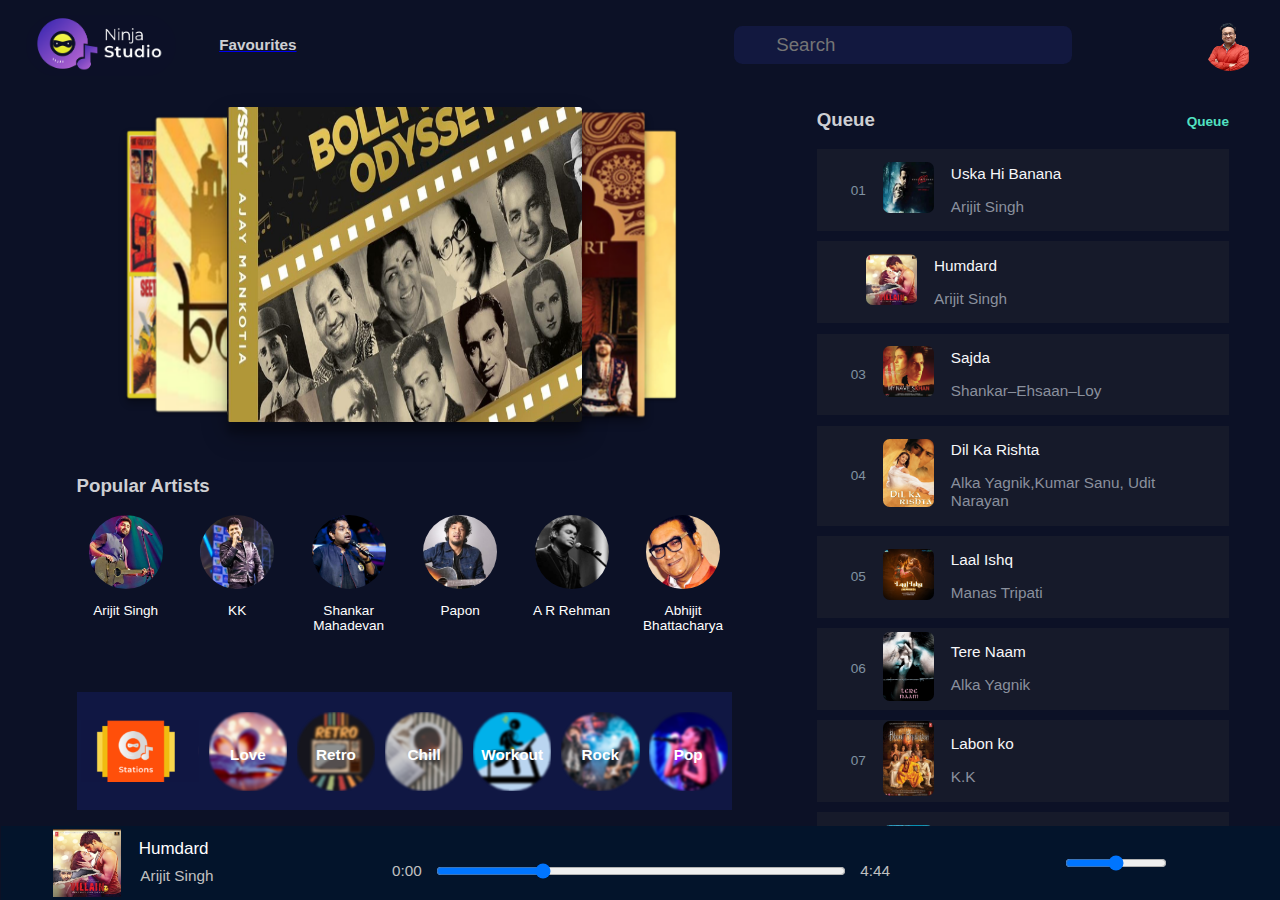
<file: Music Player/index.html>
<!DOCTYPE html>
<html>

<head>
    <title>Music Player</title>
    <meta charset="UTF-8">
    <!-- set viewport meta property -->
    <meta name="viewport" content="Width=device-width, initial-scale=1.0">

    <!-- linking the css file -->
    <link rel="stylesheet" href="assets/css/style.css">

    <!-- use the below to use font-awesome icons -->
    <link rel="stylesheet" href="https://use.fontawesome.com/releases/v5.15.3/css/all.css" integrity="sha384-SZXxX4whJ79/gErwcOYf+zWLeJdY/qpuqC4cAa9rOGUstPomtqpuNWT9wdPEn2fk" crossorigin="anonymous">
    <!-- favicon -->
    <link rel="icon" href="musical-note.png" type="image/x-icon">
</head>

<body>
    <div class="main-container">
        <header class="header">
            <div class="logo">
                <img src="logo.png" />
                <a href="playlist.html"><p class="fav">Favourites</p></a>
            </div>
            <div class="searchbox-container">
                <div class="search-box">
                    <i class="fas fa-search"></i>
                    <input type="text" placeholder="Search" />
                    <i class="fas fa-microphone"></i>
                </div>
                <i class="fas bell fa-bell"></i>
                <img class="profile-photo" src="assets/images/profilepic.jpg" />
            </div>
        </header>

        <div class="for-responsiveness">
            <main>
                <div class="carousel">
                <div id="slider">
                    <input type="radio" name="slider" id="s1" checked>
                    <input type="radio" name="slider" id="s2">
                    <input type="radio" name="slider" id="s3">
                    <input type="radio" name="slider" id="s4">
                    <input type="radio" name="slider" id="s5">
            
                    <label for="s1" id="slide1"><img src="assets/carousel/img1.jpg" alt=""></label>
                    <label for="s2" id="slide2"><img src="assets/carousel/img2.jpg" alt=""></label>
                    <label for="s3" id="slide3"><img src="assets/carousel/img3.jpg" alt=""></label>
                    <label for="s4" id="slide4"><img src="assets/carousel/img4.webp" alt=""></label>
                    <label for="s5" id="slide5"><img src="assets/carousel/img5.png" alt=""></label>
                </div>
            </div>

                <div id="queue-1" class="queue-container">
                    <div class="queue-header">
                        <p>Queue</p>
                        <div class="queue-btn-container">

                            <!-- Dropdown button -->
                            <label for="mycheckbox">Queue <span><i class="fas fa-angle-down"></i></span></label>
                            <input type="checkbox" id="latest-release-checkbox1">
                            <div class="queue-btn-dropdown">
                                <a href="">Playlists</a>
                                <hr>
                                <a href="">Favourite Songs</a>
                            </div>
                        </div>
                    </div>

                    <div class="queue-elements-container">
                        <div class="queue-element">
                            <div class="song-image-container">
                                <p class="queue-number">01</p>
                                <div class="image-container">
                                    <img class="queue-song-img" src="assets/queue/dil ka rishta.jpg" />
                                    <i class="fas play-btn fa-play"></i>
                                </div>
                                <div class="song-and-artist-container">
                                    <p class="queue-song-name">Dil ka rishta</p>
                                    <p class="queue-artist-name">Alka Yagnik,Kumar Sanu, Udit Narayan</p>
                                </div>
                            </div>

                            <span class="nav-link">
                                <button><i class="far wishlist-icon fa-heart"></i></button>
                            </span>
                        </div>
                        <div class="queue-element">
                            <div class="song-image-container">
                                <i class="fas currently-on-song fa-stream"></i>
                                
                                 <div class="image-container">

                                    <img class="queue-song-img" src="assets/queue/laal ishq.jpg" />
                                
                                    <i class="fas play-btn fa-play"></i>
                                </div>
                                <div class="song-and-artist-container">
                                    <p class="queue-song-name">Laal Ishq</p>
                                    <p class="queue-artist-name">Manas Tripati</p>
                                </div>
                            </div>

                            <span class="nav-link">
                                <button><i class="far wishlist-icon fa-heart"></i></button>
                            </span>
                        </div>
                        <div class="queue-element">
                            <div class="song-image-container">
                                <p class="queue-number">03</p>
                                <div class="image-container">
                                    <img class="queue-song-img" src="assets/queue/tere nam.jpg" />
                                    <i class="fas play-btn fa-play"></i>
                                </div>
                                <div class="song-and-artist-container">
                                    <p class="queue-song-name">Tere Naam</p>
                                    <p class="queue-artist-name">Alka Yagnik</p>
                                </div>
                            </div>

                            <span class="nav-link">
                                <button><i class="far wishlist-icon fa-heart"></i></button>
                            </span>
                        </div>
                        <div class="queue-element">
                            <div class="song-image-container">
                                <p class="queue-number">04</p>
                                <div class="image-container">
                                    <img class="queue-song-img" src="assets/queue/labon ko.jpg" />
                                    <i class="fas play-btn fa-play"></i>
                                </div>
                                <div class="song-and-artist-container">
                                    <p class="queue-song-name">Labon ko</p>
                                    <p class="queue-artist-name">K.K</p>
                                </div>
                            </div>

                            <span class="nav-link">
                                <button><i class="far wishlist-icon fa-heart"></i></button>
                            </span>
                        </div>
                        <div class="queue-element">
                            <div class="song-image-container">
                                <p class="queue-number">05</p>
                                <div class="image-container">
                                    <img class="queue-song-img" src="assets/queue/laal ishq.jpg" />
                                    <i class="fas play-btn fa-play"></i>
                                </div>
                                <div class="song-and-artist-container">
                                    <p class="queue-song-name">Laal Ishq</p>
                                    <p class="queue-artist-name">Manas Tripati</p>
                                </div>
                            </div>

                            <span class="nav-link">
                                <button><i class="far wishlist-icon fa-heart"></i></button>
                            </span>
                        </div>
                        <div class="queue-element">
                            <div class="song-image-container">
                                <p class="queue-number">06</p>
                                <div class="image-container">
                                    <img class="queue-song-img" src="assets/queue/tera mera rishta.jpg" />
                                    <i class="fas play-btn fa-play"></i>
                                </div>
                                <div class="song-and-artist-container">
                                    <p class="queue-song-name">Tera Mera Rishta</p>
                                    <p class="queue-artist-name">Himesh Reshmi</p>
                                </div>
                            </div>

                            <span class="nav-link">
                                <button><i class="far wishlist-icon fa-heart"></i></button>
                            </span>
                        </div>
                        <div class="queue-element">
                            <div class="song-image-container">
                                <p class="queue-number">07</p>
                                <div class="image-container">
                                    <img class="queue-song-img" src="assets/queue/dil ka rishta.jpg" />
                                    <i class="fas play-btn fa-play"></i>
                                </div>
                                <div class="song-and-artist-container">
                                    <p class="queue-song-name">Dilnashin Dilnashin</p>
                                    <p class="queue-artist-name">K.K</p>
                                </div>
                            </div>

                            <span class="nav-link">
                                <button><i class="far wishlist-icon fa-heart"></i></button>
                            </span>
                        </div>
                        <div class="queue-element">
                            <div class="song-image-container">
                                <p class="queue-number">08</p>
                                <div class="image-container">
                                    <img class="queue-song-img" src="assets/queue/tera mera rishta.jpg" />
                                    <i class="fas play-btn fa-play"></i>
                                </div>
                                <div class="song-and-artist-container">
                                    <p class="queue-song-name">Tera Mera Rishta</p>
                                    <p class="queue-artist-name">Himesh Reshmi</p>
                                </div>
                            </div>

                            <span class="nav-link">
                                <button><i class="far wishlist-icon fa-heart"></i></button>
                            </span>
                        </div>                      
                    </div>
                </div>

                

                <div class="popular-artists-container">
                    <div class="popular-artists-header">
                        <p>Popular Artists</p>
                    </div>
                    <div class="popular-artists-img-container">
                        <div class="popular-artists-1-container">
                            <div class="popular-artists-img1-container">
                                <div class="popular-artists">
                                    <a href="playlist.html"><i class="fas popular-artists-play-btn fa-play"></i></a>
                                </div>
                            </div>

                            <p>Arijit Singh</p>
                        </div>
                        <div class="popular-artists-1-container">
                            <div class="popular-artists-img1-container">
                                <div class="popular-artists popular-artists-2">
                                    <a href="playlist.html"><i class="fas popular-artists-play-btn fa-play"></i></a>
                                </div>
                            </div>

                            <p>KK</p>
                        </div>
                        <div class="popular-artists-1-container">
                            <div class="popular-artists-img1-container">
                                <div class="popular-artists popular-artists-3">
                                    <a href="playlist.html"><i class="fas popular-artists-play-btn fa-play"></i></a>
                                </div>
                            </div>

                            <p>Shankar Mahadevan</p>
                        </div>
                        <div class="popular-artists-1-container">
                            <div class="popular-artists-img1-container">
                                <div class="popular-artists popular-artists-4">
                                    <a href="playlist.html"><i class="fas popular-artists-play-btn fa-play"></i></a>
                                </div>
                            </div>

                            <p>Papon</p>
                        </div>
                        <div class="popular-artists-1-container">
                            <div class="popular-artists-img1-container">
                                <div class="popular-artists popular-artists-5">
                                    <a href="playlist.html"><i class="fas popular-artists-play-btn fa-play"></i></a>
                                </div>
                            </div>

                            <p>A R Rehman</p>
                        </div>
                        <div class="popular-artists-1-container">
                            <div class="popular-artists-img1-container">
                                <div class="popular-artists popular-artists-6">
                                    <a href="playlist.html"><i class="fas popular-artists-play-btn fa-play"></i></a>
                                </div>
                            </div>

                            <p>Abhijit Bhattacharya</p>
                        </div>
                    </div>
                </div>

                <div class="stations-container">
                    <div class="stations-logo-container">
                        <div class="stations-logo-img-container">

                        </div>
                    </div>

                    <div class="stations-img-container">
                        <div class="stations-img">

                            <div class="img-1">

                            </div>                           
                        </div>
                        <p class="stations-para">Love</p>
                    </div>

                    <div class="stations-img-container">
                        <div class="stations-img">
                           <div class="img-1 img-2">
                            </div>
                           </div>
                        <p class="stations-para">Retro</p>
                    </div>

                    <div class="stations-img-container">
                        <div class="stations-img">
                           <div class="img-1 img-3">
                            </div>
                            </div>
                        <p class="stations-para">Chill</p>
                    </div>

                    <div class="stations-img-container">
                        <div class="stations-img">
                            <div class="img-1 img-4">
                            </div>
                            </div>
                        <p class="stations-para">Workout</p>
                    </div>

                    <div class="stations-img-container">
                        <div class="stations-img">
                            <div class="img-1 img-5">
                            </div>                       
                        </div>
                        <p class="stations-para">Rock</p>
                    </div>

                    <div class="stations-img-container">
                        <div class="stations-img">
                            <div class="img-1 img-6">
                            </div>
                           </div>
                        <p class="stations-para">Pop</p>
                    </div>
                </div>

                <div class="genre-container">
                    <div class="genre-img-container">
                        <p>Party</p>
                    </div>

                    <div class="genre-img-container genre-img-2">
                        <p>Electronic</p>
                    </div>

                    <div class="genre-img-container genre-img-3">
                        <p>Road Trip</p>
                    </div>
                </div>

                <div class="latest-english-container">
                    <div class="latest-english-header">
                        <p>Latest Hindi</p>
                    </div>

                    <div class="latest-english-content">
                        <div class="latest-english-card-container">
                            <img src="songs/queue-04.jpg" />
                            <p>Humnava Mere</p>
                        </div>
                        <div class="latest-english-card-container">
                            <img src="songs/queue-05.jpg" />
                            <p>Justice</p>
                        </div>
                        <div class="latest-english-card-container">
                            <img src="songs/queue-02.jpg" />
                            <p>Nagin</p>
                        </div>
                        <div class="latest-english-card-container">
                            <img src="songs/queue-03.png" />
                            <p>Nagin 2.0</p>
                        </div>
                        <div class="latest-english-card-container">
                            <img src="songs/queue-04.jpg" />
                            <p>Humnava Mere</p>
                        </div>
                        <div class="latest-english-card-container">
                            <img src="songs/queue-03.png" />
                            <p>Nagin</p>
                        </div>
                    </div>
                </div>

                <div class="latest-english-container">
                    <div class="latest-english-header">
                        <p>Most Played Song</p>
                    </div>

                    <div class="latest-english-content">
                        <div class="latest-english-card-container">
                            <img src="songs/queue-04.jpg" />
                            <p>Humnava Mere</p>
                            <br>
                        </div>
                        <div class="latest-english-card-container">
                            <img src="songs/queue-05.jpg" />
                            <p>Justice</p>
                        </div>
                        <div class="latest-english-card-container">
                            <img src="songs/queue-02.jpg" />
                            <p>Nagin</p>
                        </div>
                        <div class="latest-english-card-container">
                            <img src="songs/queue-03.png" />
                            <p>Nagin 2.0</p>
                        </div>
                        <div class="latest-english-card-container">
                            <img src="songs/queue-04.jpg" />
                            <p>Humnava Mere</p>
                        </div>
                        <div class="latest-english-card-container">
                            <img src="songs/queue-03.png" />
                            <p>Nagin</p>
                        </div>
                    </div>
                </div>
            </main>

            <div id="queue-2" class="queue-container">
                <div class="queue-header">
                    <p>Queue</p>
                    <div class="queue-btn-container">

                        <!-- Dropdown -->
                        <label for="mycheckbox">Queue <span><i class="fas fa-angle-down"></i></span></label>
                        <input type="checkbox" id="mycheckbox">
                        <div class="queue-btn-dropdown">
                            <a href="">Playlists</a>
                            <hr>
                            <a href="">Favourite Songs</a>
                        </div>
                    </div>
                </div>

                <div class="queue-elements-container">
                    <div class="queue-element">
                        <div class="song-image-container">
                            <p class="queue-number">01</p>
                            <div class="image-container">
                                <img class="queue-song-img" src="assets/queue/uska hi banana.jpg" />
                                <i class="fas play-btn fa-play"></i>
                            </div>
                            <div class="song-and-artist-container">
                                <p class="queue-song-name">Uska Hi Banana</p>
                                <p class="queue-artist-name">Arijit Singh</p>
                            </div>
                        </div>
                        <span class="nav-link">
                            <button><button><i class="far wishlist-icon fa-heart"></i></button></button>                        
                        </span>
                    </div>
                    <div class="queue-element">
                        <div class="song-image-container">
                            <i class="fas currently-on-song fa-stream"></i>
                            <div class="image-container">
                                
                                <img class="queue-song-img" src="assets/queue/humdard.jpg" />
                                <i class="fas play-btn fa-play"></i>
                            </div>
                            <div class="song-and-artist-container">
                                <p class="queue-song-name">Humdard</p>
                                <p class="queue-artist-name">Arijit Singh</p>
                            </div>
                        </div>
                        <span class="nav-link">
                            <button><i class="far wishlist-icon fa-heart"></i></button>
                        </span>
                    </div>
                    <div class="queue-element">
                        <div class="song-image-container">
                            <p class="queue-number">03</p>
                            <div class="image-container">
                                <img class="queue-song-img" src="assets/queue/sajda.jpg" />
                                <i class="fas play-btn fa-play"></i>
                            </div>
                            <div class="song-and-artist-container">
                                <p class="queue-song-name">Sajda</p>
                                <p class="queue-artist-name">Shankar–Ehsaan–Loy</p>
                            </div>
                        </div>
                        <span class="nav-link">
                            <button><i class="far wishlist-icon fa-heart"></i></button>
                        </span>
                    </div>
                    <div class="queue-element">
                        <div class="song-image-container">
                            <p class="queue-number">04</p>
                            <div class="image-container">
                                <img class="queue-song-img" src="assets/queue/dil ka rishta.jpg" />
                                <i class="fas play-btn fa-play"></i>
                            </div>
                            <div class="song-and-artist-container">
                                <p class="queue-song-name">Dil Ka Rishta</p>
                                <p class="queue-artist-name">Alka Yagnik,Kumar Sanu, Udit Narayan </p>
                            </div>
                        </div>
                        <span class="nav-link">
                            <button><i class="far wishlist-icon fa-heart"></i></button>
                        </span>

                    </div>
                    <div class="queue-element">
                        <div class="song-image-container">
                            <p class="queue-number">05</p>
                            <div class="image-container">
                                <img class="queue-song-img" src="assets/queue/laal ishq.jpg" />
                                <i class="fas play-btn fa-play"></i>
                            </div>
                            <div class="song-and-artist-container">
                                <p class="queue-song-name">Laal Ishq</p>
                                    <p class="queue-artist-name">Manas Tripati</p>
                            </div>
                        </div>
                        <span class="nav-link">
                            <button><i class="far wishlist-icon fa-heart"></i></button>
                        </span>
                    </div>
                    <div class="queue-element">
                        <div class="song-image-container">
                            <p class="queue-number">06</p>
                            <div class="image-container">
                                <img class="queue-song-img" src="assets/queue/tere nam.jpg" />
                                <i class="fas play-btn fa-play"></i>
                            </div>
                            <div class="song-and-artist-container">
                                <p class="queue-song-name">Tere Naam</p>
                                <p class="queue-artist-name">Alka Yagnik</p>
                            </div>
                        </div>
                        <span class="nav-link">
                            <button><i class="far wishlist-icon fa-heart"></i></button>
                        </span>
                    </div>
                    <div class="queue-element">
                        <div class="song-image-container">
                            <p class="queue-number">07</p>
                            <div class="image-container">
                                <img class="queue-song-img" src="assets/queue/labon ko.jpg" />
                                <i class="fas play-btn fa-play"></i>
                            </div>
                            <div class="song-and-artist-container">
                                <p class="queue-song-name">Labon ko</p>
                                <p class="queue-artist-name">K.K</p>
                            </div>
                        </div>
                        <span class="nav-link">
                            <button><i class="far wishlist-icon fa-heart"></i></button>
                        </span>
                    </div>
                    <div class="queue-element">
                        <div class="song-image-container">
                            <p class="queue-number">10</p>
                            <div class="image-container">
                                <img class="queue-song-img" src="assets/queue/tera mera rishta.jpg" />
                                <i class="fas play-btn fa-play"></i>
                            </div>
                            <div class="song-and-artist-container">
                                <p class="queue-song-name">Tera Mera Rishta</p>
                                <p class="queue-artist-name">Himesh Reshmi</p>
                            </div>
                        </div>
                        <span class="nav-link">
                            <button><i class="far wishlist-icon fa-heart"></i></button>
                        </span>
                    </div>
                    <div class="queue-element">
                        <div class="song-image-container">
                            <p class="queue-number">09</p>
                            <div class="image-container">
                                <img class="queue-song-img" src="assets/queue/dilnashin.jpg" />
                                <i class="fas play-btn fa-play"></i>
                            </div>
                            <div class="song-and-artist-container">
                                <p class="queue-song-name">Dilnashin Dilnashin</p>
                                <p class="queue-artist-name">K.K</p>
                            </div>
                        </div>
                        <span class="nav-link">
                            <button><i class="far wishlist-icon fa-heart"></i></button>
                        </span>
                    </div>
                    <div class="queue-element">
                        <div class="song-image-container">
                            <p class="queue-number">10</p>
                            <div class="image-container">
                                <img class="queue-song-img" src="assets/queue/tera mera rishta.jpg" />
                                <i class="fas play-btn fa-play"></i>
                            </div>
                            <div class="song-and-artist-container">
                                <p class="queue-song-name">Tera Mera Rishta</p>
                                <p class="queue-artist-name">Himesh Reshmi</p>
                            </div>
                        </div>
                        <span class="nav-link">
                            <button><i class="far wishlist-icon fa-heart"></i></button>
                        </span>
                    </div>                   
                </div>
            </div>
        <footer>

            
            <div id="footer-song-info">
                <div id="footer-song-image"></div>
                <div id="footer-song-name">
                    <span style="color:white">Humdard</span>
                    <span class="subtitle">Arijit Singh</span>
                </div>
                <div>
                    <span class="nav-link">
	                    <i class="far fa-heart subtitle"></i>
	                </span>
                    <span class="nav-link">
	                    <i class="fas fa-thumbs-down subtitle"></i>
	                </span>
                </div>
            </div>

            <!-- Contains Player Controls: Play, Pause, Next, Previous, Shuffle and Repeat with Slider -->
            <div id="player">

                <div id="player-control">
                    <div><i class="fas fa-random" style="color:white;"></i></div>
                    <div><i class="fas fa-step-backward" style="color:white;"></i></div>
                    <div><i class="far fa-pause-circle" style="font-size: 2rem; color:white;"></i></div>
                    <div><i class="fas fa-step-forward" style="color:white;"></i></div>
                    <div><i class="fas fa-redo" style="color:white;"></i></div>
                </div>

                <div id="player-slider-container">
                    <div class="subtitle">
                        0:00
                    </div>

                    <input type="range" min="0" max="100" value="25">

                    <div class="subtitle">
                        4:44
                    </div>
                </div>
            </div>

            <!-- Volume buttom, Expand button -->
            <div class="player-extras">
                <div class="volume-container" style="color:white;">
                    <span><i class="fas fa-volume-up"></i></span>
                    <input type="range" min="0" max="100" value="50" class="slider" id="volume-slider">
                </div>
            </div>

        </footer>
    </div>
</body>

</html>
</file>
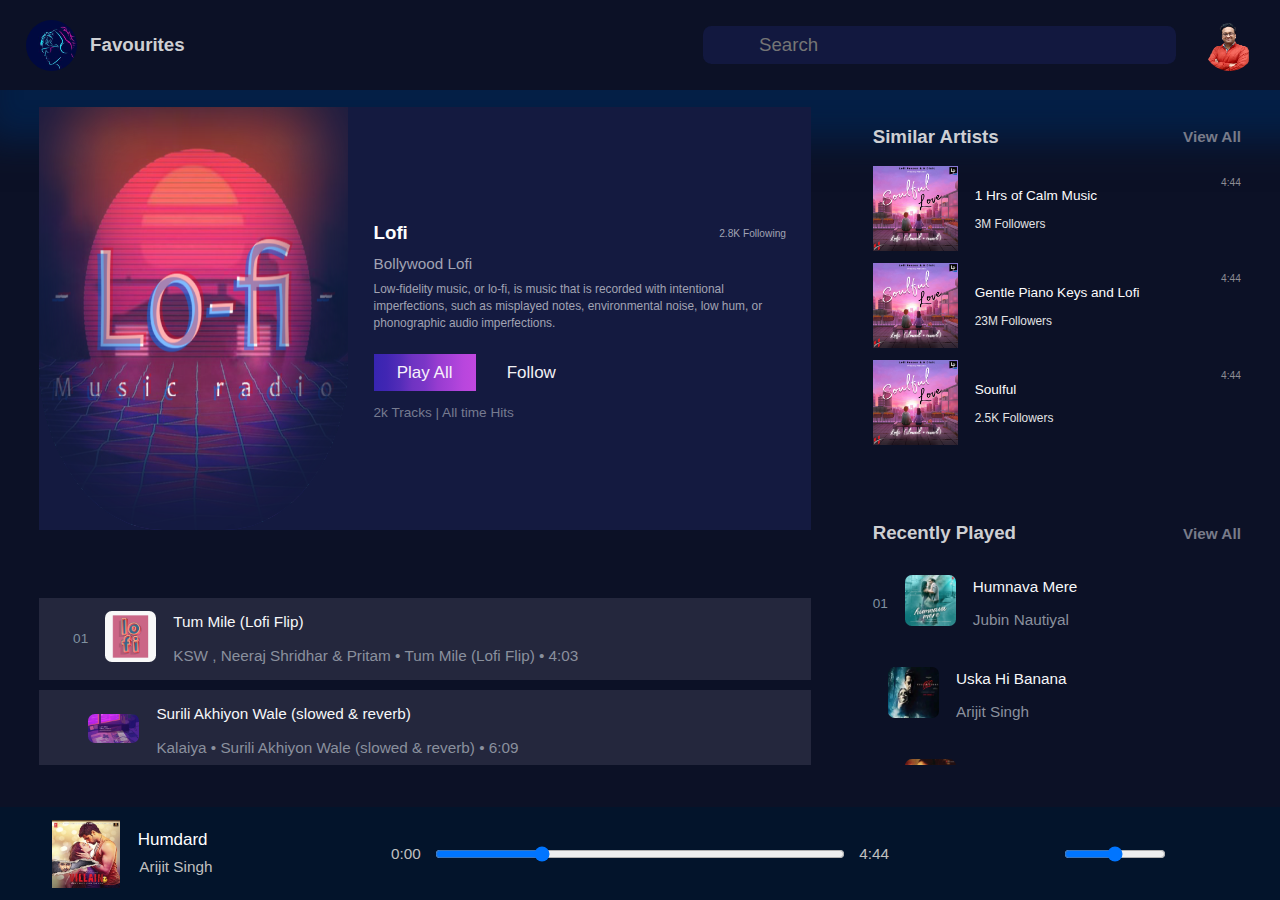
<file: Music Player/playlist.html>
<!DOCTYPE html>
<html>

<head>
    <title>Playlist</title>

    <meta charset="UTF-8">
    <!-- set viewport meta property -->
    <meta name="viewport" content="Width=device-width, initial-scale=1.0">

    <!-- linking the css file -->
    <link rel="stylesheet" href="assets/css/playlist.css">

    <!-- use the below to use font-awesome icons -->
    <link rel="stylesheet" href="https://use.fontawesome.com/releases/v5.15.3/css/all.css" integrity="sha384-SZXxX4whJ79/gErwcOYf+zWLeJdY/qpuqC4cAa9rOGUstPomtqpuNWT9wdPEn2fk" crossorigin="anonymous">

    <!-- favicon -->
    <link rel="icon" href="musical-note.png" type="image/x-icon">

</head>

<body>
    <div class="bg-container">
        <header class="page-header">
            <div class="logoAndTitle-container">
                <img src="music.jpg" />
                <p class="titlepara">Favourites</p>
            </div>
            <div class="searchboxAndProfile-container">
                <div class="search-box">
                    <i class="fas fa-search"></i>
                    <input type="text" placeholder="Search" />
                    <i class="fas fa-microphone"></i>
                </div>
                <i class="fas bell fa-bell"></i>
                <img class="profile-photo" src="assets/images/profilepic.jpg" />
            </div>
        </header>

        <input style="display: none;" type="checkbox" id="play-btn-checkbox1" />

        <input style="display: none;" type="checkbox" id="play-btn-checkbox2" />

        <input style="display: none;" type="checkbox" id="play-btn-checkbox3" />

        <div class="for-responsiveness">
            <main>
                <div class="playlist-card-container">
                    <div class="blur-effect-container">
                        <img src="lofi.png" />
                        <div class="blur-effect">

                        </div>
                    </div>

                    <div class="playlist-content-container">
                        <div style="display: flex;justify-content: space-between;align-items: center;">
                            <p class="p1" style="color: #FDFDFD; font-size: 1.5rem; font-weight: bold;">Lofi</p>
                            <p class="p2" style="color: #A1A3B3; font-size: 1rem;">2.8K Following</p>
                        </div>
                        <p class="p3" style="color: #A1A3B3; font-size: 1rem;margin-top: -0.5rem;">Bollywood Lofi</p>
                        <p class="p4" style="color: #A1A3B3; font-size: 0.9rem;margin-bottom: 3rem;margin-top: -0.4rem;">Low-fidelity music, or lo-fi, is music that is recorded with intentional imperfections, such as misplayed notes, environmental noise, low hum, or phonographic audio imperfections.</p>

                        <div>
                            <button class="play-all-btn">Play All</button>
                            <button class="follow-btn">Follow</button>
                        </div>
                        <p class="p5" style="color: #767B90; font-size: 0.9rem;">2k Tracks | All time Hits</p>
                    </div>
                </div>

                <div id="queue-1" class="queue-container">
                    <div class="queue-elements-container">
                        <div class="queue-element">
                            <div class="song-image-container">
                                <p class="queue-number">01</p>
                                <div class="image-container">
                                    <img class="queue-song-img" src="assets/queue/lofi.jpg" />
                                    <i class="fas play-btn fa-play"></i>
                                </div>
                                <div class="song-and-artist-container">
                                    <p class="queue-song-name">Tum Mile (Lofi Flip)</p>
                                    <p class="queue-artist-name">KSW
                                        , 
                                        Neeraj Shridhar
                                         & 
                                        Pritam
                                         • 
                                        Tum Mile (Lofi Flip)
                                         • 
                                        4:03</p>
                                </div>
                            </div>

                            <div class="icons-container">
                                <i class="far wishlist-icon fa-heart"></i>
                                <i class="fas add-icon fa-plus"></i>
                            </div>
                        </div>
                                                <div class="queue-element">
                            <div class="song-image-container">
                                <i class="fas currently-on-song fa-stream"></i>
                                <div class="image-container">
                                    <img class="queue-song-img" src="assets/queue/lofi2.webp" />
                                    <i class="fas play-btn fa-play"></i>
                                </div>
                                <div class="song-and-artist-container">
                                    <p class="queue-song-name">Surili Akhiyon Wale (slowed & reverb)</p>
                                    <p class="queue-artist-name">Kalaiya
                                        • 
                                       Surili Akhiyon Wale (slowed & reverb)
                                        • 
                                       6:09</p>
                                </div>
                            </div>
                            <div class="icons-container">
                                <i class="far wishlist-icon fa-heart"></i>
                                <i class="fas add-icon fa-plus"></i>
                            </div>
                        </div>
                        <div class="queue-element">
                            <div class="song-image-container">
                                <p class="queue-number">03</p>
                                <div class="image-container">
                                    <img class="queue-song-img" src="assets/queue/lofibeats.jpg" />
                                    <i class="fas play-btn fa-play"></i>
                                </div>
                                <div class="song-and-artist-container">
                                    <p class="queue-song-name">Zara Zara - LoFi Flip</p>
                                    <p class="queue-artist-name">Bombay Jayashri
                                        • 
                                       59K views
                                        • 
                                       19:54</p>
                                </div>
                            </div>

                            <div class="icons-container">
                                <i class="far wishlist-icon fa-heart"></i>
                                <i class="fas add-icon fa-plus"></i>
                            </div>
                        </div>
                        <div class="queue-element">
                            <div class="song-image-container">
                                <p class="queue-number">04</p>
                                <div class="image-container">
                                    <img class="queue-song-img" src="assets/queue/lofi.jpg" />
                                    <i class="fas play-btn fa-play"></i>
                                </div>
                                <div class="song-and-artist-container">
                                    <p class="queue-song-name">Tu Chahiye - Atif Aslam || Slowed And Reverbed ( Lofi Version )</p>
                                    <p class="queue-artist-name">Neerajan
                                        • 
                                       480K views
                                        • 
                                       4:57</p>
                                </div>
                            </div>

                            <div class="icons-container">
                                <i class="far wishlist-icon fa-heart"></i>
                                <i class="fas add-icon fa-plus"></i>
                            </div>
                        </div>
                        <div class="queue-element">
                            <div class="song-image-container">
                                <p class="queue-number">05</p>
                                <div class="image-container">
                                    <img class="queue-song-img" src="assets/queue/lofi2.webp" />
                                    <i class="fas play-btn fa-play"></i>
                                </div>
                                <div class="song-and-artist-container">
                                    <p class="queue-song-name">Kesariya [Slowed+Reverb] Full Song | Arijit Singh | Lofi | Textaudio | Revibe</p>
                                    <p class="queue-artist-name">REVIBE
                                        • 
                                       6.9M views
                                        • 
                                       4:46</p>
                                </div>
                            </div>

                            <div class="icons-container">
                                <i class="far wishlist-icon fa-heart"></i>
                                <i class="fas add-icon fa-plus"></i>
                            </div>
                        </div>
                        <div class="queue-element">
                            <div class="song-image-container">
                                <p class="queue-number">06</p>
                                <div class="image-container">
                                    <img class="queue-song-img" src="assets/queue/lofibeats.jpg" />
                                    <i class="fas play-btn fa-play"></i>
                                </div>
                                <div class="song-and-artist-container">
                                    <p class="queue-song-name">Jhoom (Lofi) - JalRaj | Ali Zafar | Latest Hindi Cover Song 2022</p>
                                    <p class="queue-artist-name">JalRaj
                                        • 
                                       1.3M views
                                        • 
                                       3:00</p>
                                </div>
                            </div>

                            <div class="icons-container">
                                <i class="far wishlist-icon fa-heart"></i>
                                <i class="fas add-icon fa-plus"></i>
                            </div>
                        </div>
                        <div class="queue-element">
                            <div class="song-image-container">
                                <p class="queue-number">07</p>
                                <div class="image-container">
                                    <img class="queue-song-img" src="assets/queue/lofi.jpg" />
                                    <i class="fas play-btn fa-play"></i>
                                </div>
                                <div class="song-and-artist-container">
                                    <p class="queue-song-name">Yeh Raaten Yeh Mausam - Lofi</p>
                                    <p class="queue-artist-name">Sachin Gupta
                                        & 
                                       Sanam
                                        • 
                                       Sleep Lofi Hits
                                        • 
                                       3:09</p>
                                </div>
                            </div>

                            <div class="icons-container">
                                <i class="far wishlist-icon fa-heart"></i>
                                <i class="fas add-icon fa-plus"></i>
                            </div>
                        </div>
                        <div class="queue-element">
                            <div class="song-image-container">
                                <p class="queue-number">08</p>
                                <div class="image-container">
                                    <img class="queue-song-img" src="assets/queue/lofi2.webp" />
                                    <i class="fas play-btn fa-play"></i>
                                </div>
                                <div class="song-and-artist-container">
                                    <p class="queue-song-name">Chammak Challo - Lofi Remix Song</p>
                                    <p class="queue-artist-name">Ra51 Lofi
                                        • 
                                       2.2M views
                                        • 
                                       4:35</p>
                                </div>
                            </div>

                            <div class="icons-container">
                                <i class="far wishlist-icon fa-heart"></i>
                                <i class="fas add-icon fa-plus"></i>
                            </div>
                        </div>
                        <div class="queue-element">
                            <div class="song-image-container">
                                <p class="queue-number">09</p>
                                <div class="image-container">
                                    <img class="queue-song-img" src="assets/queue/lofibeats.jpg" />
                                    <i class="fas play-btn fa-play"></i>
                                </div>
                                <div class="song-and-artist-container">
                                    <p class="queue-song-name">Saibo Lofi Flip | VIBIE | Bollywood Lo-Fi | Shor In The City | Sony Music India</p>
                                    <p class="queue-artist-name">Sony Music India
                                        • 
                                       230K views
                                        • 
                                       2:28</p>
                                </div>
                            </div>

                            <div class="icons-container">
                                <i class="far wishlist-icon fa-heart"></i>
                                <i class="fas add-icon fa-plus"></i>
                            </div>
                        </div>
                        <div class="queue-element">
                            <div class="song-image-container">
                                <p class="queue-number">10</p>
                                <div class="image-container">
                                    <img class="queue-song-img" src="assets/queue/lofi.jpg" />
                                    <i class="fas play-btn fa-play"></i>
                                </div>
                                <div class="song-and-artist-container">
                                    <p class="queue-song-name">Tera Hua (Lofi)</p>
                                    <p class="queue-artist-name">Dj Ari Nation
                                        • 
                                       369K views
                                        • 
                                       4:05</p>
                                </div>
                            </div>

                            <div class="icons-container">
                                <i class="far wishlist-icon fa-heart"></i>
                                <i class="fas add-icon fa-plus"></i>
                            </div>
                        </div>                        
                    </div>
                </div>
            </main>

            <aside>
                <div class="latest-release-container">
                    <div class="latest-release-header">
                        <p>Similar Artists</p>
                        <a href="">View All</a>
                    </div>
                    <div class="latest-release-cards-container">
                        <div class="latest-release-card">
                            <div class="song-name-and-img-container">
                                <div class="latest-release-img-container">
                                    <label for="play-btn-checkbox1"><i class="fas latest-release-play-btn fa-play play-1"></i><i class="latest-release-pause-btn fas fa-pause pause-1"></i></label>
                                </div>
                                <div>
                                    <p class="song-name">1 Hrs of Calm Music</p>
                                    <p class="date">3M Followers</p>
                                </div>
                            </div>

                            <div class="latest-release-dropdown-container">
                                <label for="latest-release-checkbox1"><i class="fas more-details fa-ellipsis-h"></i></label>
                                <input type="checkbox" id="latest-release-checkbox1">
                                <div class="latest-release-dropdown">

                                    <div class="links-container">
                                        <i class="fas fa-play"></i>
                                        <a href="">Play Now</a>
                                    </div>

                                    <hr>

                                    <div class="links-container">
                                        <i class="fas fa-plus"></i>
                                        <a href="">Add To Queue</a>
                                    </div>

                                    <hr>

                                    <div class="links-container">
                                        <i class="fas fa-bars"></i>
                                        <a href="">Add To Favourites</a>
                                    </div>

                                    <hr>

                                    <div class="links-container">
                                        <i class="fas fa-exclamation-circle"></i>
                                        <a href=""><span></span>Get Info</a>
                                    </div>

                                </div>
                                <p class="time">4:44</p>
                            </div>

                        </div>
                        <div class="latest-release-card">
                            <div class="song-name-and-img-container">
                                <div class="latest-release-img-container">
                                    <label for="play-btn-checkbox3"><i class="fas latest-release-play-btn fa-play play-3"></i><i class="latest-release-pause-btn fas fa-pause pause-3"></i></label>
                                </div>
                                <div>
                                    <p class="song-name">Gentle Piano Keys and Lofi</p>
                                    <p class="date">23M Followers</p>
                                </div>
                            </div>

                            <div class="latest-release-dropdown-container">
                                <label for="latest-release-checkbox3"><i class="fas more-details fa-ellipsis-h"></i></label>
                                <input type="checkbox" id="latest-release-checkbox3">
                                <div class="latest-release-dropdown">

                                    <div class="links-container">
                                        <i class="fas fa-play"></i>
                                        <a href="">Play Now</a>
                                    </div>

                                    <hr>

                                    <div class="links-container">
                                        <i class="fas fa-plus"></i>
                                        <a href="">Add To Queue</a>
                                    </div>

                                    <hr>

                                    <div class="links-container">
                                        <i class="fas fa-bars"></i>
                                        <a href="">Add To Favourites</a>
                                    </div>

                                    <hr>

                                    <div class="links-container">
                                        <i class="fas fa-exclamation-circle"></i>
                                        <a href=""><span></span>Get Info</a>
                                    </div>

                                </div>
                                <p class="time">4:44</p>
                            </div>

                        </div>
                        <div class="latest-release-card">
                            <div class="song-name-and-img-container">
                                <div class="latest-release-img-container">
                                    <label for="play-btn-checkbox2"><i class="fas latest-release-play-btn fa-play play-2"></i><i class="latest-release-pause-btn fas fa-pause pause-2"></i></label>
                                </div>
                                <div>
                                    <p class="song-name">Soulful</p>
                                    <p class="date">2.5K Followers</p>
                                </div>
                            </div>

                            <div class="latest-release-dropdown-container">
                                <label for="latest-release-checkbox2"><i class="fas more-details fa-ellipsis-h"></i></label>
                                <input type="checkbox" id="latest-release-checkbox2">
                                <div class="latest-release-dropdown">

                                    <div class="links-container">
                                        <i class="fas fa-play"></i>
                                        <a href="">Play Now</a>
                                    </div>

                                    <hr>

                                    <div class="links-container">
                                        <i class="fas fa-plus"></i>
                                        <a href="">Add To Queue</a>
                                    </div>

                                    <hr>

                                    <div class="links-container">
                                        <i class="fas fa-bars"></i>
                                        <a href="">Add To Favourites</a>
                                    </div>

                                    <hr>

                                    <div class="links-container">
                                        <i class="fas fa-exclamation-circle"></i>
                                        <a href=""><span></span>Get Info</a>
                                    </div>

                                </div>
                                <p class="time">4:44</p>
                            </div>

                        </div>
                    </div>
                </div>

                <div id="queue-2" class="queue-container">
                    <div class="queue-header">
                        <p>Recently Played</p>
                        <div class="queue-btn-container">

                            <!-- here label is acting as a button for dropdown effect -->
                            <a href="">View All</a>
                        </div>
                    </div>

                    <div class="queue-elements-container">
                        <div id="queue-element-2" class="queue-element">
                            <div class="song-image-container">
                                <p class="queue-number">01</p>
                                <div class="image-container">
                                    <img class="queue-song-img" src="assets/queue/humnava.jpg" />
                                    <i class="fas play-btn fa-play"></i>
                                </div>
                                <div class="song-and-artist-container">
                                    <p class="queue-song-name">Humnava Mere</p>
                                    <p class="queue-artist-name">Jubin Nautiyal</p>
                                </div>
                            </div>

                            <i class="far wishlist-icon fa-heart"></i>
                        </div>
                        <div id="queue-element-2" class="queue-element">
                            <div class="song-image-container">
                                <i class="fas currently-on-song fa-stream"></i>
                                <div class="image-container">
                                    <img class="queue-song-img" src="assets/queue/uska hi banana.jpg" />
                                    <i class="fas play-btn fa-play"></i>
                                </div>
                                <div class="song-and-artist-container">
                                    <p class="queue-song-name">Uska Hi Banana</p>
                                    <p class="queue-artist-name">Arijit Singh</p>
                                </div>
                            </div>

                            <i class="far wishlist-icon fa-heart"></i>
                        </div>
                        <div id="queue-element-2" class="queue-element">
                            <div class="song-image-container">
                                <p class="queue-number">03</p>
                                <div class="image-container">
                                    <img class="queue-song-img" src="assets/queue/sajda.jpg" />
                                    <i class="fas play-btn fa-play"></i>
                                </div>
                                <div class="song-and-artist-container">
                                    <p class="queue-song-name">Sajda</p>
                                    <p class="queue-artist-name">Shankar–Ehsaan–Loy</p>
                                </div>
                            </div>

                            <i class="far wishlist-icon fa-heart"></i>
                        </div>
                        <div id="queue-element-2" class="queue-element">
                            <div class="song-image-container">
                                <p class="queue-number">04</p>
                                <div class="image-container">
                                    <img class="queue-song-img" src="assets/queue/dil ka rishta.jpg" />
                                    <i class="fas play-btn fa-play"></i>
                                </div>
                                <div class="song-and-artist-container">
                                    <p class="queue-song-name">Dil Ka Rishta</p>
                                    <p class="queue-artist-name">Alka Yagnik,Kumar Sanu, Udit Narayan</p>
                                </div>
                            </div>

                            <i class="far wishlist-icon fa-heart"></i>
                        </div>
                        <div id="queue-element-2" class="queue-element">
                            <div class="song-image-container">
                                <p class="queue-number">05</p>
                                <div class="image-container">
                                    <img class="queue-song-img" src="assets/queue/laal ishq.jpg" />
                                    <i class="fas play-btn fa-play"></i>
                                </div>
                                <div class="song-and-artist-container">
                                    <p class="queue-song-name">Laal Ishq</p>
                                    <p class="queue-artist-name">Manas Tripati</p>
                                </div>
                            </div>

                            <i class="far wishlist-icon fa-heart"></i>
                        </div>
                        <div id="queue-element-2" class="queue-element">
                            <div class="song-image-container">
                                <p class="queue-number">06</p>
                                <div class="image-container">
                                    <img class="queue-song-img" src="assets/queue/tere nam.jpg" />
                                    <i class="fas play-btn fa-play"></i>
                                </div>
                                <div class="song-and-artist-container">
                                    <p class="queue-song-name">Tere Naam</p>
                                    <p class="queue-artist-name">Alka Yagnik</p>
                                </div>
                            </div>

                            <i class="far wishlist-icon fa-heart"></i>
                        </div>
                        <div id="queue-element-2" class="queue-element">
                            <div class="song-image-container">
                                <p class="queue-number">07</p>
                                <div class="image-container">
                                    <img class="queue-song-img" src="assets/queue/labon ko.jpg" />
                                    <i class="fas play-btn fa-play"></i>
                                </div>
                                <div class="song-and-artist-container">
                                    <p class="queue-song-name">Labon ko</p>
                                    <p class="queue-artist-name">K.K</p>
                                </div>
                            </div>

                            <i class="far wishlist-icon fa-heart"></i>
                        </div>
                        <div id="queue-element-2" class="queue-element">
                            <div class="song-image-container">
                                <p class="queue-number">08</p>
                                <div class="image-container">
                                    <img class="queue-song-img" src="assets/queue/tera mera rishta.jpg" />
                                    <i class="fas play-btn fa-play"></i>
                                </div>
                                <div class="song-and-artist-container">
                                    <p class="queue-song-name">Tera Mera Rishta</p>
                                    <p class="queue-artist-name">Himesh Reshmi</p>
                                </div>
                            </div>

                            <i class="far wishlist-icon fa-heart"></i>
                        </div>
                        <div id="queue-element-2" class="queue-element">
                            <div class="song-image-container">
                                <p class="queue-number">08</p>
                                <div class="image-container">
                                    <img class="queue-song-img" src="assets/queue/dilnashin.jpg" />
                                    <i class="fas play-btn fa-play"></i>
                                </div>
                                <div class="song-and-artist-container">
                                    <p class="queue-song-name">Dilnashin Dilnashin</p>
                                    <p class="queue-artist-name">K.K</p>
                                </div>
                            </div>

                            <i class="far wishlist-icon fa-heart"></i>
                        </div>
                        <div id="queue-element-2" class="queue-element">
                            <div class="song-image-container">
                                <p class="queue-number">09</p>
                                <div class="image-container">
                                    <img class="queue-song-img" src="assets/queue/tera mera rishta.jpg" />
                                    <i class="fas play-btn fa-play"></i>
                                </div>
                                <div class="song-and-artist-container">
                                    <p class="queue-song-name">Tera Mera Rishta</p>
                                    <p class="queue-artist-name">Himesh Reshmi</p>
                                </div>
                            </div>

                            <i class="far wishlist-icon fa-heart"></i>
                        </div>                       
                    </div>
                </div>
            </aside>
        </div>

        <footer>
            <!-- Song Thumnail, Title, Singer -->
            <div id="footer-song-info">
                <div id="footer-song-image"></div>
                <div id="footer-song-name">
                    <span>Humdard</span>
                    <span class="subtitle">Arijit Singh</span>
                </div>
                <div>
                    <span>
                    <i class="far fa-heart subtitle"></i>
                </span>
                    <span>
                    <i class="fas fa-thumbs-down subtitle"></i>
                </span>
                </div>
            </div>

            <!-- Contains Player Controls: Play, Pause, Next, Previous, Shuffle and Repeat with Slider -->
            <div id="player">

                <div id="player-control">
                    <div><i class="fas fa-random" style="color:white;"></i></div>
                    <div><i class="fas fa-step-backward" style="color:white;"></i></div>
                    <div><i class="far fa-pause-circle" style="font-size: 2rem; color:white;"></i></div>
                    <div><i class="fas fa-step-forward" style="color:white;"></i></div>
                    <div><i class="fas fa-redo" style="color:white;"></i></div>
                </div>

                <div id="player-slider-container">
                    <div class="subtitle">
                        0:00
                    </div>

                    <input type="range" min="0" max="100" value="25">

                    <div class="subtitle">
                        4:44
                    </div>
                </div>
            </div>

            <!-- Volume buttom, Expand button -->
            <div class="player-extras">
                <div class="volume-container">
                    <span><i class="fas fa-volume-up"></i></span>
                    <input type="range" min="0" max="100" value="50" class="slider" id="volume-slider">
                </div>
            </div>

        </footer>
    </div>
</body>

</html>
</file>
<file: Music Player/assets/css/style.css>
html {
    font-size: 7px;
}


/* set border-box style for all elements of webpage */

* {
    box-sizing: border-box;
    font-family: Arial, Helvetica, sans-serif;
}


/* set margin of body element as 0 (because there is some margin by default) */

body {
    margin: 0;
}

.main-container {
    height: 100vh;
    background-color: #0C1126;
    overflow-y: auto;
}


/* header */

.header {
    height: 10vh;
    padding: 1.5rem;
    display: flex;
    justify-content: space-between;
    align-items: center;
}

.logo {
    display: flex;
    justify-content: flex-start;
    align-items: center;
    width: 18%;
}

.logo img {
    width: auto;
    height: 61px;
    border-radius: 2.5rem;
    margin-right: 0.8rem;
    max-height: 6rem;
    max-width: 18rem;
}

.fav {
    color: #CECFD3;
    font-size: 0.9rem;
    font-weight: 600;
    margin-left: 30px;
    text-decoration: none;
}

.searchbox-container {
    display: flex;
    justify-content: flex-end;
    align-items: center;
    width: 55%;
}

.search-box {
    padding: 0.5rem;
    padding-left: 0.5rem;
    padding-right: 0.5rem;
    background-color: #12183F;
    border-radius: 0.5rem;
    display: flex;
    align-items: center;
    justify-content: space-between;
    width: 50%;
    margin-right: 4rem;
}

.search-box input {
    font-size: 1.1rem;
    padding: 0.6rem;
    padding-left: 0.1rem;
    background-color: transparent;
    width: 80%;
    height: 0.7rem;
    border: 0;
    margin-left: 0.3rem;
    margin-right: 0.3rem;
    color: white;
}

.search-box input:focus {
    outline: none;
}

.search-box i {
    color: white;
    /* font-size: 2rem; */
}

.profile-photo {
    width: 3rem;
    height: 3rem;
    border-radius: 1.5rem;
    margin-left: 0.8rem;
}

.bell {
    color: #E7E7E6;
    margin-right: 50px;
}


/* content */

main {
    display: flex;
    flex-direction: column;
    justify-content: flex-start;
    align-items: center;
    height: 90vh;
    overflow-y: auto;
    padding: 1.5rem;
    padding-top: 1rem;
    padding-bottom: 0rem;
}


.nav-link a{
    padding: 8px 8px 8px 32px;
    text-decoration: none;
    font-size: 13px;
    color: #fff;
    display: block;
    transition: 0.3s;
}
.nav-link .active{
    color:#1dd65f;
}
.nav-text{
    padding-left: 18px;
}

.nav-link button {
    background: none;
    border: 0px;
    padding: 0px;
    font-size: 17px;
    line-height: 1;
    outline: none;
}

.nav-link button:hover {
    cursor: pointer;
}

.nav-link button:focus i {
    color:#1dd65f;
    -webkit-animation: nextarrow 1s infinite;
    -moz-animation: nextarrow 1s infinite;
    -o-animation: nextarrow 1s infinite;
    animation: nextarrow 1s infinite;
}

.nav-link:hover a span{
    padding-left: 30px;
    transition: all 0.5s ease;
    color:#1dd65f;
}
.nav-link:hover i{
    color:#1dd65f;
    -webkit-animation: nextarrow 1s infinite;
    -moz-animation: nextarrow 1s infinite;
    -o-animation: nextarrow 1s infinite;
    animation: nextarrow 1s infinite;
}
@keyframes nextarrow {
    0% {
      transform: scale(1, 1);
    }
    50% {
      transform: scale(1.5, 1.5);
    }
    100% {
      transform: scale(1, 1);
    }
}


/* carousel */

.carousel{
        width: 100%;
        justify-content: center;
        align-items: center;
        margin-bottom: 2rem;
        display: flex;
    }
/* css of the 3d carousel */

#slider {
    float: left;
    position: static;
    width: 75%;
    height: 35vh;
    margin: 0px 150px;
    font-family: 'Helvetica Neue', sans-serif;
    perspective: 1400px;
    transform-style: preserve-3d;
    display: flex;
}

#slider label,
#slider label img {
  position: absolute;
  width: 100%;
  height: 100%;
  left: 0;
  top: 0;
  color: white;
  font-size: 70px;
  font-weight: bold;
  border-radius: 3px;
  cursor: pointer;
  display: flex;
  align-items: center;
  justify-content: center;
  transition: transform 400ms ease;

}

input[type=radio] {
    position: relative;
    top: 108%;
    left: 50%;
    width: 18px;
    height: 18px;
    margin: 0 15px 0 0;
    opacity: 0.4;
    transform: translateX(-83px);
    cursor: pointer;
    display: none;
  }
  
  
  input[type=radio]:nth-child(5) {
    margin-right: 0px;
  }
  
  input[type=radio]:checked {
    opacity: 1;
  }
  

  #s1:checked ~ #slide1,
  #s2:checked ~ #slide2,
   #s3:checked ~ #slide3,
    #s4:checked ~ #slide4,
     #s5:checked ~ #slide5 {
   box-shadow: 0 13px 26px rgba(0,0,0, 0.3), 0 12px 6px rgba(0,0,0, 0.2);
   transform: translate3d(0%, 0, 0px);
 }
 
 #s1:checked ~ #slide2,
  #s2:checked ~ #slide3,
   #s3:checked ~ #slide4,
    #s4:checked ~ #slide5,
     #s5:checked ~ #slide1 {
   box-shadow: 0 6px 10px rgba(0,0,0, 0.3), 0 2px 2px rgba(0,0,0, 0.2);
   transform: translate3d(20%, 0, -50px);
 }
 
 #s1:checked ~ #slide3,
  #s2:checked ~ #slide4,
   #s3:checked ~ #slide5,
    #s4:checked ~ #slide1,
     #s5:checked ~ #slide2 {
   box-shadow: 0 1px 4px rgba(0,0,0, 0.4);
   transform: translate3d(40%, 0, -250px);
 }
 
 #s1:checked ~ #slide5,
  #s2:checked ~ #slide1,
   #s3:checked ~ #slide2,
    #s4:checked ~ #slide3,
     #s5:checked ~ #slide4 {
   box-shadow: 0 6px 10px rgba(0,0,0, 0.3), 0 2px 2px rgba(0,0,0, 0.2);
   transform: translate3d(-42%, 0, -250px);
 }
 
 #s1:checked ~ #slide4,
  #s2:checked ~ #slide5,
   #s3:checked ~ #slide1,
    #s4:checked ~ #slide2,
     #s5:checked ~ #slide3 {
   box-shadow: 0 1px 4px rgba(0,0,0, 0.4);
   transform: translate3d(-25%, 0, -100px);
 }
 
/* queue */

.queue-container {
    width: 95%;
    margin-bottom: 2rem;
}

#queue-2 {
    display: none;
}

.queue-header {
    color: #CECFD3;
    font-size: 1.1rem;
    font-weight: 700;
    width: 100%;
    display: flex;
    justify-content: space-between;
    align-items: center;
}


/* implementing the dropdown(on queue button click) via checbox */


/* hide the checkbox */

.queue-header input {
    display: none;
}

.queue-header label {
    font-size: 0.8rem;
    color: #51E2C2;
}

.queue-btn-container {
    position: relative;
}


/* set position of dropdown absolute to the label to appear over other elements , set height 0 and overflow hidden add transition effect */

.queue-btn-dropdown {
    position: absolute;
    height: 0;
    overflow: hidden;
    top: 1.5rem;
    left: -4rem;
    background-color: white;
    text-align: center;
    transition: all 0.2s linear;
}

.queue-btn-dropdown a {
    text-decoration: none;
    font-size: 0.8rem;
    color: black;
}


/* on clicking the label dropdown will appear, make height non zero */

#mycheckbox:checked~div {
    height: 4.7rem;
    padding: 0.3rem;
}

#mycheckbox2:checked~div {
    height: 4.7rem;
    padding: 0.3rem;
}


#latest-release-checkbox1,
#latest-release-checkbox2,
#latest-release-checkbox3,
#latest-release-checkbox4 {
    display: none;
}

#latest-release-checkbox1:checked~div,
#latest-release-checkbox2:checked~div,
#latest-release-checkbox3:checked~div,
#latest-release-checkbox4:checked~div {
    height: 8rem;
    width: 8.7rem;
    padding: 0.3rem;
}

/* queue elements */

.queue-elements-container {
    width: 100%;
    display: flex;
    flex-direction: column;
    justify-content: flex-start;
    align-items: center;
}

.queue-element {
    margin-bottom: 0.6rem;
    width: 100%;
    background-color: #1e222e98;
    display: flex;
    justify-content: space-between;
    align-items: center;
    padding-left: 2rem;
    padding-right: 2rem;
}

.song-image-container {
    display: flex;
    align-items: center;
    justify-content: flex-start;
}

.queue-number {
    font-size: 0.8rem;
    color: #8092A1;
    margin-right: 1rem;
}

.image-container {
    position: relative;
}

.queue-song-img {
    width: 3rem;
    border-radius: 0.4rem;
    margin-right: 1rem;
}

.queue-song-img~i {
    transition: all 0.2s ease-in-out;
}

.queue-song-img~i:hover {
    opacity: 0.9;
    height: 1rem;
}

.queue-song-img:hover~i {
    opacity: 0.9;
    height: 1rem;
}

.play-btn {
    position: absolute;
    height: 0;
    overflow: hidden;
    color: white;
    top: 1rem;
    left: 1rem;
}

.queue-song-name {
    font-size: 0.9rem;
    color: #F6F7F9;
}

.queue-artist-name {
    font-size: 0.9rem;
    color: #8A909D;
}

.wishlist-icon {
    color: #92A6B3;
}

.currently-on-song {
    color: #21B6D9;
    transform: rotate(-90deg);
    margin-right: 0.9rem;
}


/* latest-release */

.latest-release-container {
    width: 100%;
    margin-bottom: 2rem;
    display: flex;
    flex-direction: column;
    justify-content: flex-start;
}

.latest-release-header {
    width: 100%;
}

.latest-release-header p {
    color: #CECFD3;
    font-size: 1.1rem;
    font-weight: 700;
}

.latest-release-cards-container {
    width: 100%;
    display: flex;
    justify-content: space-between;
    align-items: center;
    margin-bottom: 0.7rem;
}

.latest-release-card {
    display: flex;
    align-items: flex-start;
    justify-content: space-between;
    width: 47%;
}

.song-name-and-img-container {
    display: flex;
    justify-content: flex-start;
    align-items: center;
}

.latest-release-img-container {
    background-image: url(../../songs/queue-01.jpg);
    background-size: cover;
    height: 5rem;
    width: 5rem;
    margin-right: 1rem;
    position: relative;
}

.latest-release-play-btn {
    position: absolute;
    height: 0;
    overflow: hidden;
    color: white;
    top: 2rem;
    left: 2rem;
}

.latest-release-pause-btn {
    position: absolute;
    height: 0;
    overflow: hidden;
    color: white;
    top: 2rem;
    left: 2rem;
}

.latest-release-img-container:hover .latest-release-play-btn {
    height: 1rem;
}


/* on clicking the play btns , make its height 0 (display none) */

#play-btn-checkbox1:checked~.for-responsiveness>main>.latest-release-container div:nth-child(even) div:first-child>.song-name-and-img-container>.latest-release-img-container>label>i.play-1,
#play-btn-checkbox2:checked~.for-responsiveness>main>.latest-release-container div:nth-child(even) div:last-child>.song-name-and-img-container>.latest-release-img-container>label>i.play-2,
#play-btn-checkbox3:checked~.for-responsiveness>main>.latest-release-container div:last-child div:first-child>.song-name-and-img-container>.latest-release-img-container>label>i.play-3,
#play-btn-checkbox4:checked~.for-responsiveness>main>.latest-release-container div:last-child div:last-child>.song-name-and-img-container>.latest-release-img-container>label>i.play-4 {
    height: 0;
    overflow: hidden;
}


/* on clicking the play btns, make the height of pause btn non zero */

#play-btn-checkbox1:checked~.for-responsiveness>main>.latest-release-container div:nth-child(even) div:first-child>.song-name-and-img-container>.latest-release-img-container>label>i.pause-1,
#play-btn-checkbox2:checked~.for-responsiveness>main>.latest-release-container div:nth-child(even) div:last-child>.song-name-and-img-container>.latest-release-img-container>label>i.pause-2,
#play-btn-checkbox3:checked~.for-responsiveness>main>.latest-release-container div:last-child div:first-child>.song-name-and-img-container>.latest-release-img-container>label>i.pause-3,
#play-btn-checkbox4:checked~.for-responsiveness>main>.latest-release-container div:last-child div:last-child>.song-name-and-img-container>.latest-release-img-container>label>i.pause-4 {
    height: 1rem;
}


/* on clicking the play btns , make its height 0 (display none) */

.song-name {
    color: #FCFCFD;
    font-size: 0.8rem;
}

.date {
    color: #E2E3E5;
    font-size: 0.7rem;
}

.more-details {
    color: #93A9B2;
    font-size: 0.8rem;
}

.time {
    color: #8D8C93;
    font-size: 0.6rem;
}

.latest-release-dropdown-container {
    position: relative;
}

.latest-release-dropdown {
    position: absolute;
    z-index: 2;
    height: 0;
    overflow: hidden;
    top: 1rem;
    left: -6.9rem;
    background-color: white;
    text-align: center;
    transition: all 0.2s linear;
}

.latest-release-dropdown a {
    text-decoration: none;
    font-size: 0.8rem;
    color: black;
}

#latest-release-checkbox1,
#latest-release-checkbox2,
#latest-release-checkbox3,
#latest-release-checkbox4 {
    display: none;
}

#latest-release-checkbox1:checked~div,
#latest-release-checkbox2:checked~div,
#latest-release-checkbox3:checked~div,
#latest-release-checkbox4:checked~div {
    height: 8rem;
    width: 8.7rem;
    padding: 0.3rem;
}

.links-container {
    display: flex;
    justify-content: flex-start;
    align-items: center;
}

.links-container i {
    color: #8D89AD;
    margin-right: 0.7rem;
}


/* popular artists */

.popular-artists-container {
    width: 100%;
    margin-bottom: 2rem;
    display: flex;
    flex-direction: column;
    justify-content: flex-start;
}

.popular-artists-header {
    width: 100%;
}

.popular-artists-header p {
    color: #CECFD3;
    font-size: 1.1rem;
    font-weight: 700;
}

.popular-artists-img-container {
    width: 100%;
    display: flex;
    justify-content: space-between;
    align-items: flex-start;
    margin-bottom: 0.7rem;
}

.popular-artists-1-container {
    display: flex;
    flex-direction: column;
    justify-content: flex-start;
    align-items: center;
    text-align: center;
    width: 15%;
}

.popular-artists-1-container p {
    color: white;
    font-size: 0.8rem;
}

.popular-artists-img1-container {
    width: 75%;
    position: relative;
    overflow: hidden;
}

.popular-artists-img1-container:before {
    content: "";
    display: block;
    padding-top: 100%;
}

.popular-artists {
    position: absolute;
    padding-top: 42%;
    top: 0;
    left: 0;
    right: 0;
    bottom: 0;
    background-image: url(../../songs/arijit.jpg);
    background-position: center;
    background-size: 100% 100%;
    background-size: cover;
    border-radius: 4rem;
    transition: all 0.2s ease-in-out;
}

.popular-artists-2 {
    background-image: url(../../songs/kk.jpg) !important;
}

.popular-artists-3 {
    background-image: url(../../songs/shankar.jpg) !important;
}

.popular-artists-4 {
    background-image: url(../../songs/papon.jpg) !important;
}

.popular-artists-5 {
    background-image: url(../../songs/arrehman.jpg) !important;
}

.popular-artists-6 {
    background-image: url(../../songs/abhijit.jpg) !important;
}

.popular-artists>a {
    position: static;
    height: 0;
    display: none;
    overflow: hidden;
    color: white;
}

.popular-artists:hover>a {
    height: 4rem;
    display: inline;
}

.popular-artists:hover {
    opacity: 0.7;
    color: white;
}


/* stations */

.stations-container {
    width: 100%;
    background-color: #101743;
    display: flex;
    align-items: center;
    justify-content: space-around;
    margin-bottom: 4rem;
}

.stations-logo-container {
    width: 18%;
    position: relative;
    overflow: hidden;
}

.stations-logo-container:before {
    content: "";
    display: block;
    padding-top: 100%;
}

.stations-logo-img-container {
    position: absolute;
    width: 100%;
    top: 0;
    left: 0;
    right: 0;
    bottom: 0;
    background-image: url(../images/stations-img.png);
    background-size: 100% 100%;
    background-repeat: no-repeat;
    background-position: center;
    background-size: contain;
}

.stations-img-container {
    width: 12%;
    position: relative;
}

.stations-img {
    width: 100%;
    overflow: hidden;
    position: relative;
}

.stations-img:before {
    content: "";
    display: block;
    padding-top: 100%;
}

.img-1 {
    filter: blur(1.1px);
    position: absolute;
    top: 0;
    left: 0;
    right: 0;
    bottom: 0;
    background-image: url(../images/love.jpg);
    background-position: center;
    background-size: 100% 100%;
    background-size: cover;
    border-radius: 4rem;
}

.img-2 {
    background-image: url(../images/retro.png) !important;
}

.img-3 {
    background-image: url(../images/chill.jpg) !important;
}

.img-4 {
    background-image: url(../images/workout.jpg) !important;
}

.img-5 {
    background-image: url(../images/rock.jpg) !important;
}

.img-6 {
    background-image: url(../images/pop.jpg) !important;
}

.stations-para {
    font-weight: bold;
    text-align: center;
    position: absolute;
    color: white;
    top: 50%;
    margin-top: -5px;
    left: 0;
    right: 0;
    margin-left: auto;
    margin-right: auto;
    font-size: 0.9rem;
}


/* genre */

.genre-container {
    width: 100%;
    margin-bottom: 2rem;
    display: flex;
    align-items: center;
    justify-content: space-between;
}

.genre-img-container {
    width: 32%;
    height: 9rem;
    background-image: url(../images/party.jpg);
    background-repeat: no-repeat;
    background-position: center;
    background-size: 100% 100%;
    position: relative;
    overflow: hidden;
    display: flex;
    flex-direction: column;
    justify-content: center;
    align-items: center;
    transition: all 0.3s ease-in-out;
}

.genre-img-container:hover {
    background-size: 120% 120%;
}

.genre-img-container p {
    color: #FAFAFB;
    text-align: center;
    font-size: 1.3rem;
    position: absolute;
    left: 0;
    right: 0;
    margin-left: auto;
    margin-right: auto;
}

.genre-img-2 {
    background-image: url("../images/electronic.jpg");
}

.genre-img-3 {
    background-image: url("../images/road-trip.jpg");
}


/* latest-english */

.latest-english-container {
    width: 100%;
    margin-bottom: 2rem;
    display: flex;
    flex-direction: column;
    justify-content: flex-start;
}

.latest-english-header {
    width: 100%;
}

.latest-english-header p {
    color: #CECFD3;
    font-size: 1.1rem;
    font-weight: 700;
}

.latest-english-content {
    width: 100%;
    display: flex;
    justify-content: space-between;
    align-items: flex-start;
    margin-bottom: 0.7rem;
}

.latest-english-card-container {
    width: 14%;
    display: flex;
    flex-direction: column;
    justify-content: flex-start;
    align-items: flex-start;
}

.latest-english-card-container img {
    width: 100%;
}

.latest-english-card-container p {
    color: #FFFEFE;
    font-size: 0.7rem;
}


/* footer (audio player controls)*/

footer {
    position: fixed;
    bottom: 0px;
    width: 100%;
    background-color: #03142b;
    display: flex;
    flex-direction: row;
    align-items: center;
    justify-content: space-around;
    z-index: 5;
    padding-top: 0.2rem;
    padding-bottom: 0.2rem;
    height:74px;
    margin-left: -50px;
}

#footer-song-info {
    display: flex;
    flex-direction: row;
    align-items: center;
    height: 100%;
    width: 20%;
}

#footer-song-info>div {
    margin: 1vh;
}

#footer-song-image {
    height: 4rem;
    width: 4rem;
    margin: 1vh;
    background: url("../queue/humdard.jpg") center no-repeat;
    background-size: contain;
}

#footer-song-name {
    height: 6vh;
    display: flex;
    flex-direction: column;
    justify-content: space-around;
}

.subtitle {
    color: #C0C0C0;
    font-size: 0.9rem;
    margin: 0.1rem;
}


/*Player Controls*/


/* Pause, Next, Shuffle &other Icons and Slider Styling*/

#player {
    width: 40%;
    min-width: 200px;
    height: 80%;
    display: flex;
    flex-direction: column;
    justify-content: space-around;
    align-items: center;
}

#player>div {
    display: flex;
    justify-content: space-around;
    align-items: center;
}

#player-control {
    width: 50%;
}

#player-slider-container {
    width: 100%;
}

input[type="range"] {
    width: 80%;
}


/*Player Extras*/

.player-extras {
    display: flex;
    width: 20%;
    min-width: 115px;
    justify-content: space-around;
    align-items: center;
}

.volume-container {
    width: 50%;
    display: flex;
    justify-content: space-around;
    align-items: center;
}

#volume-slider {
    width: 80%;
}


/* hide scrollbar */


/* Hide scrollbar for Chrome, Safari and Opera */

main::-webkit-scrollbar {
    display: none;
}


/* Hide scrollbar for IE, Edge and Firefox */

main {
    -ms-overflow-style: none;
    /* IE and Edge */
    scrollbar-width: none;
    /* Firefox */
}


/* Hide scrollbar for Chrome, Safari and Opera */

#queue-2::-webkit-scrollbar {
    display: none;
}


/* Hide scrollbar for IE, Edge and Firefox */

#queue-2 {
    -ms-overflow-style: none;
    /* IE and Edge */
    scrollbar-width: none;
    /* Firefox */
}


/* media query for extra small devices */

@media (min-width: 365px) {
    html {
        font-size: 9px;
    }
}


/* media query for small devices */

@media (min-width: 576px) {
    html {
        font-size: 11px;
    }
}


/* media query for medium devices */

@media (min-width: 768px) {
    html {
        font-size: 13px;
    }
    .current-song-container {
        flex-direction: row;
    }
    .current-song-container img {
        width: 25%;
        margin-right: 1rem;
        max-height: none;
    }
    .current-song-button-container {
        display: flex;
        flex-direction: row;
    }
    .current-song-more-options-container {
        flex-direction: row;
    }
    .for-responsiveness {
        padding-left: 3rem;
        padding-right: 3rem;
        display: flex;
        justify-content: space-between;
    }
    main {
        width: 60%;
    }
    #queue-1 {
        display: none;
    }
    #queue-2 {
        display: block;
        width: 35%;
        height: 90vh;
        overflow-y: auto;
        margin-bottom: 0;
    }
}


/* media query for large devices */

@media (min-width: 992px) {
    html {
        font-size: 15px;
    }
}


/* media query for extra-large devices */

@media (min-width: 1200px) {
    html {
        font-size: 17px;
    }
}
</file>
<file: Music Player/assets/css/playlist.css>
html {
    font-size: 7px;
}


/* set border-box style for all elements of webpage */

* {
    box-sizing: border-box;
    font-family: Arial, Helvetica, sans-serif;
    /* page transition */
    transition: all 0.3s ease-in-out;
}


/* set margin of body element as 0 (because there is some margin by default) */

body {
    margin: 0;
}

.bg-container {
    height: 100vh;
    background-color: #0C1126;
    overflow-y: auto;
}


/* header */

.page-header {
    height: 10vh;
    padding: 1.5rem;
    display: flex;
    justify-content: space-between;
    align-items: center;
    box-shadow: 1rem 1rem 2rem 2rem rgb(4, 31, 70);
}

.logoAndTitle-container {
    display: flex;
    justify-content: flex-start;
    align-items: center;
    width: 18%;
}

.logoAndTitle-container img {
    width: 3rem;
    height: 3rem;
    border-radius: 2.5rem;
    margin-right: 0.8rem;
    max-height: 3rem;
    max-width: 3rem;
}

.titlepara {
    color: #CECFD3;
    font-size: 1.1rem;
    font-weight: 600;
}

.searchboxAndProfile-container {
    display: flex;
    justify-content: flex-end;
    align-items: center;
    width: 55%;
}

.search-box {
    padding: 0.5rem;
    padding-left: 0.5rem;
    padding-right: 0.5rem;
    background-color: #12183F;
    border-radius: 0.5rem;
    display: flex;
    align-items: center;
    justify-content: space-between;
    width: 70%;
    margin-right: 0.8rem;
}

.search-box input {
    font-size: 1.1rem;
    padding: 0.6rem;
    padding-left: 0.1rem;
    background-color: transparent;
    width: 80%;
    height: 0.7rem;
    border: 0;
    margin-left: 0.3rem;
    margin-right: 0.3rem;
    color: white;
}

.search-box input:focus {
    outline: none;
}

.search-box i {
    color: white;
    /* font-size: 2rem; */
}

.profile-photo {
    width: 3rem;
    height: 3rem;
    border-radius: 1.5rem;
    margin-left: 0.8rem;
}

.bell {
    color: #E7E7E6;
}


/* for responsiveness */

.for-responsiveness {
    width: 100%;
    display: flex;
    flex-direction: column;
    align-items: center;
    height: 75vh;
    overflow-y: auto;
}


/* content */

main {
    width: 100%;
    display: flex;
    flex-direction: column;
    align-items: center;
    padding: 1.8rem;
    padding-top: 1rem;
    padding-bottom: 0rem;
}


/* playlist-card */

.playlist-card-container {
    width: 100%;
    display: flex;
    flex-direction: column;
    align-items: center;
    margin-bottom: 4rem;
    /* background-color: #141A40; */
}

.blur-effect-container {
    width: 100%;
    height: 45vh;
    position: relative;
    background-color: #141A40;
}

.blur-effect-container img {
    width: 100%;
    height: 44vh;
    border-bottom-left-radius: 40%;
    border-bottom-right-radius: 40%;
}

.blur-effect {
    width: 100%;
    height: inherit;
    position: absolute;
    top: 0;
    left: 0;
    border-bottom-left-radius: 40%;
    border-bottom-right-radius: 40%;
    box-shadow: 0 -2rem 4rem 2rem #141A40 inset;
}

.playlist-content-container {
    width: 100%;
    display: flex;
    flex-direction: column;
    justify-content: center;
    background-color: #141A40;
    padding: 2rem;
}

.play-all-btn {
    color: #F7F1FB;
    background-image: linear-gradient(to right, #3725B1, #4126B3, #522CB8, #6F33C2, #7B36C7, #973CD0, #A641D7, #B846DD, #C148DF);
    border: 0;
    width: 8rem;
    padding: 0.5rem 1rem;
    font-size: 1rem;
}

.follow-btn {
    background-color: transparent;
    color: #F1F1F4;
    border: 0;
    width: 8rem;
    padding: 0.5rem 1rem;
    font-size: 1rem;
}


/* queue */

.queue-container {
    width: 100%;
    margin-bottom: 2rem;
}


/* queue elements */

.queue-elements-container {
    width: 100%;
    display: flex;
    flex-direction: column;
    justify-content: flex-start;
    align-items: center;
}

.queue-header {
    color: #CECFD3;
    font-size: 1.1rem;
    font-weight: 700;
    width: 100%;
    display: flex;
    justify-content: space-between;
    align-items: center;
}

.queue-header a {
    text-decoration: none;
    color: #787B89;
    font-size: 0.9rem;
}

.queue-element {
    margin-bottom: 0.6rem;
    width: 100%;
    background-color: #24273D;
    display: flex;
    justify-content: space-between;
    align-items: center;
    padding-left: 2rem;
    padding-right: 2rem;
}

#queue-element-2 {
    background-color: transparent;
    padding-left: 0;
    padding-right: 0;
}

.song-image-container {
    display: flex;
    align-items: center;
    justify-content: flex-start;
}

.queue-number {
    font-size: 0.8rem;
    color: #8092A1;
    margin-right: 1rem;
}

.image-container {
    position: relative;
}

.queue-song-img {
    width: 3rem;
    border-radius: 0.4rem;
    margin-right: 1rem;
}

.queue-song-img~i {
    transition: all 0.2s ease-in-out;
}

.queue-song-img~i:hover {
    opacity: 0.9;
    height: 1rem;
}

.queue-song-img:hover~i {
    opacity: 0.9;
    height: 1rem;
}

.play-btn {
    position: absolute;
    height: 0;
    overflow: hidden;
    color: white;
    top: 1rem;
    left: 1rem;
}

.queue-song-name {
    font-size: 0.9rem;
    color: #F6F7F9;
}

.queue-artist-name {
    font-size: 0.9rem;
    color: #8A909D;
}

.icons-container {
    display: flex;
    justify-content: space-between;
    align-items: center;
}

.wishlist-icon {
    color: #92A6B3;
    margin-right: 2rem;
}

.add-icon {
    color: #92A6B3;
}

.currently-on-song {
    color: #21B6D9;
    transform: rotate(-90deg);
    margin-right: 0.9rem;
}

aside {
    width: 100%;
    display: flex;
    flex-direction: column;
    align-items: center;
    padding: 1.8rem;
    padding-top: 1rem;
    padding-bottom: 0rem;
}


/* latest-release */

.latest-release-container {
    width: 100%;
    margin-bottom: 2rem;
    display: flex;
    flex-direction: column;
    justify-content: flex-start;
}

.latest-release-header {
    width: 100%;
    display: flex;
    justify-content: space-between;
    align-items: center;
}

.latest-release-header p {
    color: #CECFD3;
    font-size: 1.1rem;
    font-weight: 700;
}

.latest-release-header a {
    text-decoration: none;
    color: #787B89;
    font-size: 0.9rem;
    font-weight: bold;
}

.latest-release-cards-container {
    width: 100%;
    display: flex;
    justify-content: space-between;
    flex-wrap: wrap;
    align-items: center;
    margin-bottom: 0.7rem;
}

.latest-release-card {
    display: flex;
    align-items: flex-start;
    justify-content: space-between;
    width: 47%;
    margin-bottom: 0.7rem;
}

.song-name-and-img-container {
    display: flex;
    justify-content: flex-start;
    align-items: center;
}

.latest-release-img-container {
    background-image: url(../../songs/soulful);
    background-size: cover;
    height: 5rem;
    width: 5rem;
    margin-right: 1rem;
    position: relative;
}

.latest-release-play-btn {
    position: absolute;
    height: 0;
    overflow: hidden;
    color: white;
    top: 2rem;
    left: 2rem;
}

.latest-release-pause-btn {
    position: absolute;
    height: 0;
    overflow: hidden;
    color: white;
    top: 2rem;
    left: 2rem;
}

.latest-release-img-container:hover .latest-release-play-btn {
    height: 1rem;
}


/* on clicking the play btns , make its height 0 (display none) */

#play-btn-checkbox1:checked~.for-responsiveness>main>.latest-release-container div:nth-child(even) div:first-child>.song-name-and-img-container>.latest-release-img-container>label>i.play-1,
#play-btn-checkbox2:checked~.for-responsiveness>main>.latest-release-container div:nth-child(even) div:last-child>.song-name-and-img-container>.latest-release-img-container>label>i.play-2,
#play-btn-checkbox3:checked~.for-responsiveness>main>.latest-release-container div:last-child div:first-child>.song-name-and-img-container>.latest-release-img-container>label>i.play-3 {
    height: 0;
    overflow: hidden;
}


/* on clicking the play btns, make the height of pause btn non zero */

#play-btn-checkbox1:checked~.for-responsiveness>main>.latest-release-container div:nth-child(even) div:first-child>.song-name-and-img-container>.latest-release-img-container>label>i.pause-1,
#play-btn-checkbox2:checked~.for-responsiveness>main>.latest-release-container div:nth-child(even) div:last-child>.song-name-and-img-container>.latest-release-img-container>label>i.pause-2,
#play-btn-checkbox3:checked~.for-responsiveness>main>.latest-release-container div:last-child div:first-child>.song-name-and-img-container>.latest-release-img-container>label>i.pause-3,
{
    height: 1rem;
}

.song-name {
    color: #FCFCFD;
    font-size: 0.8rem;
}

.date {
    color: #E2E3E5;
    font-size: 0.7rem;
}

.more-details {
    color: #93A9B2;
    font-size: 0.8rem;
}

.time {
    color: #8D8C93;
    font-size: 0.6rem;
}

.latest-release-dropdown-container {
    position: relative;
}

.latest-release-dropdown {
    position: absolute;
    z-index: 2;
    height: 0;
    overflow: hidden;
    top: 1rem;
    left: -6.9rem;
    background-color: white;
    text-align: center;
    transition: all 0.2s linear;
}

.latest-release-dropdown a {
    text-decoration: none;
    font-size: 0.8rem;
    color: black;
}

#latest-release-checkbox1,
#latest-release-checkbox2,
#latest-release-checkbox3,
#latest-release-checkbox4 {
    display: none;
}

#latest-release-checkbox1:checked~div,
#latest-release-checkbox2:checked~div,
#latest-release-checkbox3:checked~div,
#latest-release-checkbox4:checked~div {
    height: 8rem;
    width: 8.7rem;
    padding: 0.3rem;
}

.links-container {
    display: flex;
    justify-content: flex-start;
    align-items: center;
}

.links-container i {
    color: #8D89AD;
    margin-right: 0.7rem;
}


/* footer (audio player controls)*/

footer {
    position: fixed;
    bottom: 0px;
    width: 100%;
    background-color: #03142b;
    display: flex;
    flex-direction: row;
    align-items: center;
    justify-content: space-around;
    z-index: 5;
    padding-top: 0.2rem;
    padding-bottom: 0.2rem;
}

#footer-song-info {
    display: flex;
    flex-direction: row;
    align-items: center;
    height: 100%;
    width: 20%;
}

#footer-song-info>div {
    margin: 1vh;
}

#footer-song-image {
    height: 4rem;
    width: 4rem;
    margin: 1vh;
    background: url("../queue/humdard.jpg") center no-repeat;
    background-size: contain;
}

#footer-song-name {
    height: 6vh;
    display: flex;
    flex-direction: column;
    justify-content: space-around;
    color: white;
}

.subtitle {
    color: #C0C0C0;
    font-size: 0.9rem;
    margin: 0.1rem;
}


/*Player Controls*/
/* Pause, Next, Shuffle &other Icons and Slider Styling*/

#player {
    width: 40%;
    min-width: 200px;
    height: 80%;
    display: flex;
    flex-direction: column;
    justify-content: space-around;
    align-items: center;
}

#player>div {
    display: flex;
    justify-content: space-around;
    align-items: center;
}

#player-control {
    width: 50%;
}

#player-slider-container {
    width: 100%;
}

input[type="range"] {
    width: 80%;
}


/*Player Extras*/

.player-extras {
    display: flex;
    width: 20%;
    min-width: 115px;
    justify-content: space-around;
    align-items: center;
    color: white;
}

.volume-container {
    width: 50%;
    display: flex;
    justify-content: space-around;
    align-items: center;
}

#volume-slider {
    width: 80%;
}


/* hide scrollbar */


/* Hide scrollbar for Chrome, Safari and Opera */

main::-webkit-scrollbar {
    display: none;
}


/* Hide scrollbar for IE, Edge and Firefox */

main {
    -ms-overflow-style: none;
    /* IE and Edge */
    scrollbar-width: none;
    /* Firefox */
}


/* Hide scrollbar for Chrome, Safari and Opera */

aside::-webkit-scrollbar {
    display: none;
}


/* Hide scrollbar for IE, Edge and Firefox */

aside {
    -ms-overflow-style: none;
    /* IE and Edge */
    scrollbar-width: none;
    /* Firefox */
}


/* media query for extra small devices */

@media (min-width: 365px) {
    html {
        font-size: 9px;
    }
}


/* media query for small devices */

@media (min-width: 576px) {
    html {
        font-size: 11px;
    }
    .playlist-card-container {
        width: 80%;
    }
}


/* media query for medium devices */

@media (min-width: 768px) {
    html {
        font-size: 13px;
    }
    .current-song-container {
        flex-direction: row;
    }
    .current-song-container img {
        width: 25%;
        margin-right: 1rem;
        max-height: none;
    }
    .current-song-button-container {
        display: flex;
        flex-direction: row;
    }
    .current-song-more-options-container {
        flex-direction: row;
    }
    .for-responsiveness {
        width: 100%;
        padding-left: 0.5rem;
        padding-right: 0.5rem;
        flex-direction: row;
        justify-content: space-between;
    }
    main {
        width: 66%;
        height: 75vh;
        overflow-y: auto;
    }
    aside {
        width: 34%;
        height: 75vh;
        overflow-y: auto;
    }
    .latest-release-cards-container {
        width: 100%;
        flex-direction: column;
        align-items: center;
    }
    .latest-release-card {
        width: 100%;
    }
    .playlist-card-container {
        width: 100%;
        flex-direction: row;
        justify-content: space-between;
        align-items: flex-start;
        height: 47vh;
        background-color: #141A40;
    }
    .blur-effect-container {
        width: 40%;
        height: inherit;
    }
    .blur-effect-container img {
        width: 100%;
        height: inherit;
        border-bottom-left-radius: 40%;
        border-bottom-right-radius: 40%;
    }
    .blur-effect {
        width: 100%;
        height: inherit;
        position: absolute;
        top: 0;
        left: 0;
        border-bottom-left-radius: 40%;
        border-bottom-right-radius: 40%;
        box-shadow: 0 -2rem 4rem 2rem #141A40 inset;
    }
    .playlist-content-container {
        width: 60%;
        padding: 1rem;
        padding-left: 1.5rem;
        padding-right: 1.5rem;
        height: inherit;
    }
    .play-all-btn {
        color: #F7F1FB;
        background-image: linear-gradient(to right, #3725B1, #4126B3, #522CB8, #6F33C2, #7B36C7, #973CD0, #A641D7, #B846DD, #C148DF);
        border: 0;
        width: 6rem;
        padding: 0.5rem 1rem;
        font-size: 1rem;
    }
    .follow-btn {
        background-color: transparent;
        color: #F1F1F4;
        border: 0;
        width: 6rem;
        padding: 0.5rem 1rem;
        font-size: 1rem;
    }
    .p1 {
        font-size: 1.1rem !important;
    }
    .p2 {
        font-size: 0.6rem !important;
    }
    .p3 {
        font-size: 0.9rem !important;
    }
    .p4 {
        font-size: 0.7rem !important;
        line-height: 1rem;
        margin-bottom: 1.3rem !important;
    }
    .p5 {
        font-size: 0.8rem !important;
    }
}


/* media query for large devices */

@media (min-width: 992px) {
    html {
        font-size: 15px;
    }
}


/* media query for extra-large devices */

@media (min-width: 1200px) {
    html {
        font-size: 17px;
    }
}
</file>
